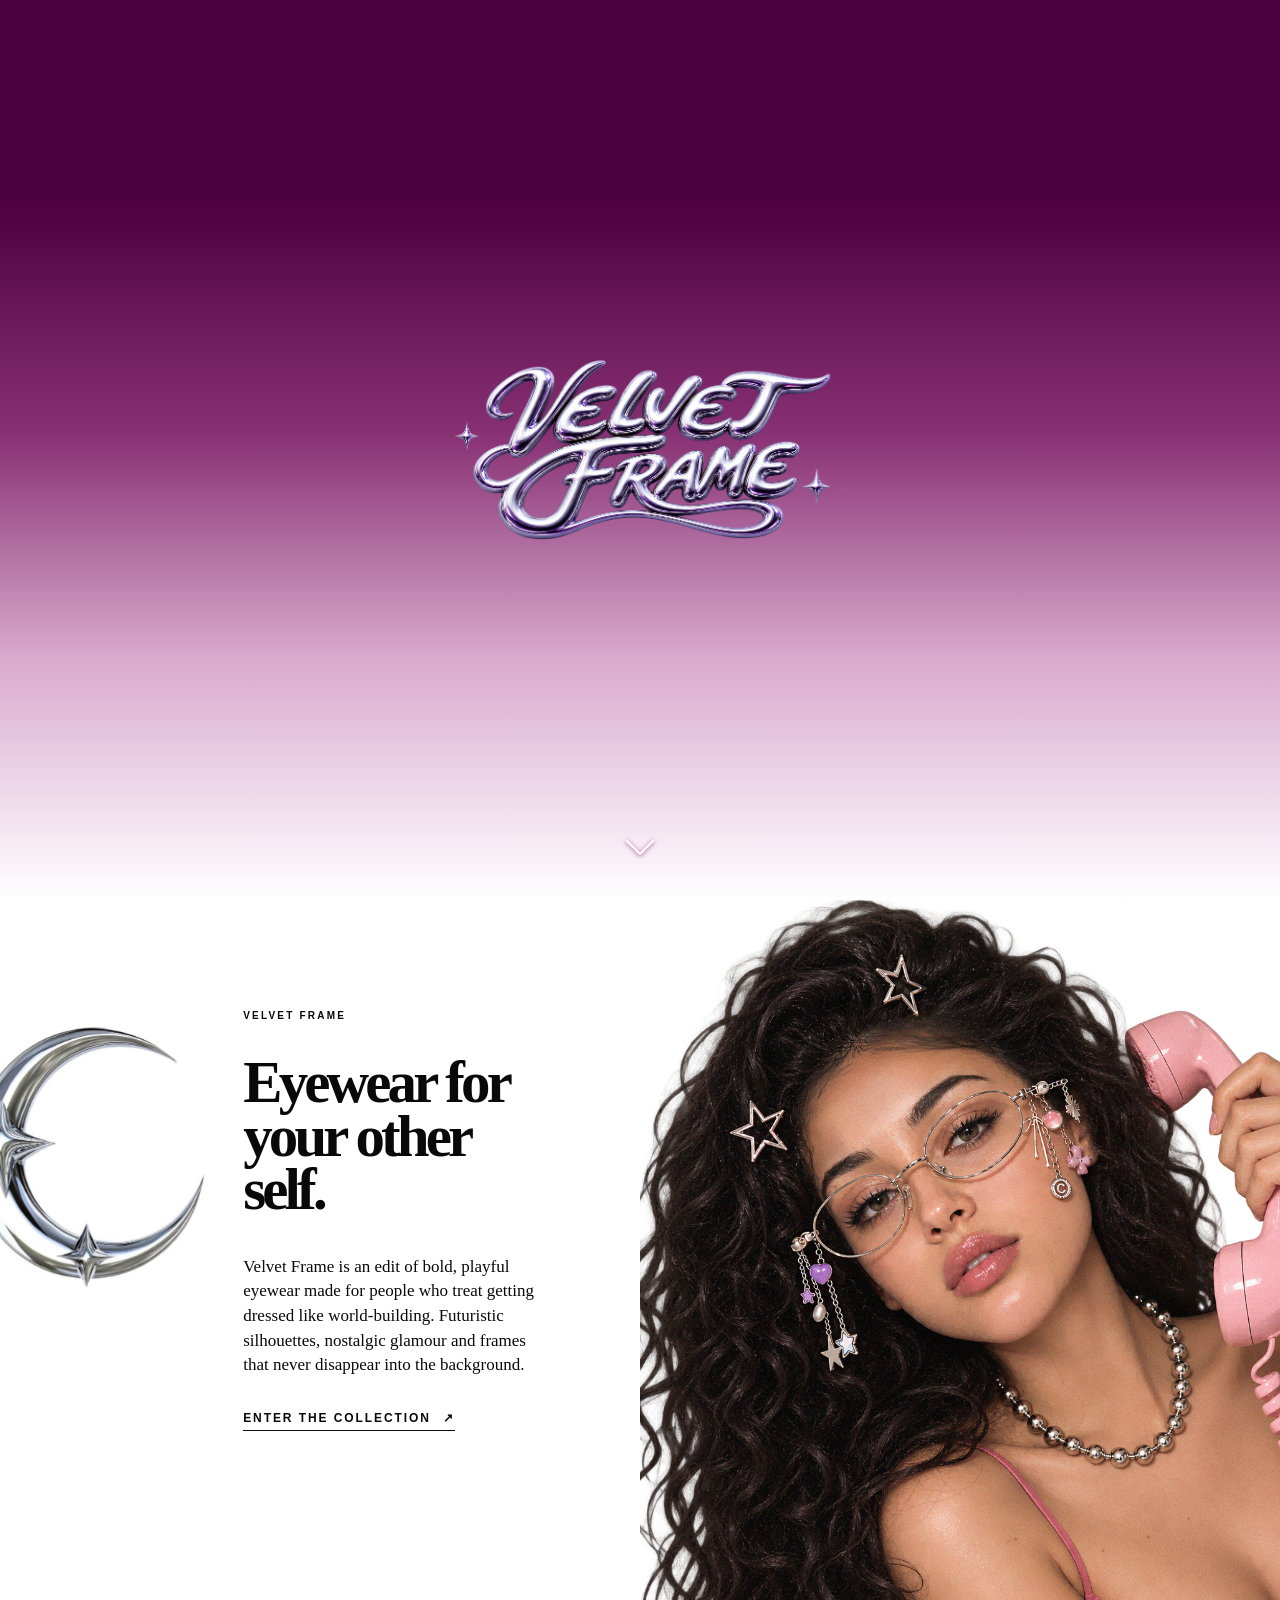
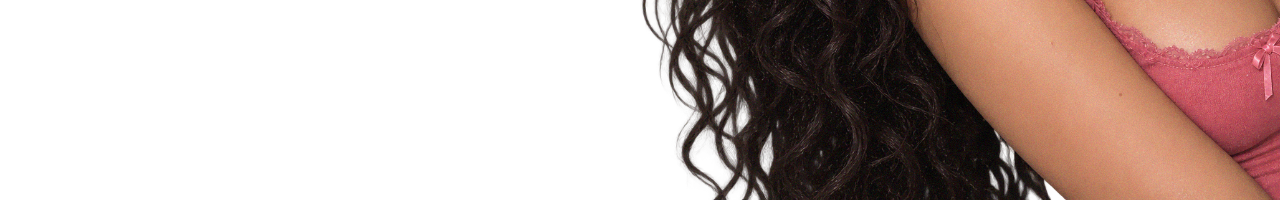
<file: index.html>
<!doctype html>
<html lang="en">
<head>
  <meta charset="UTF-8" />
  <meta name="viewport" content="width=device-width, initial-scale=1" />
  <meta name="theme-color" content="#ffffff" />
  <title>Velvet Frame — Eyewear for another dimension</title>
  <link rel="stylesheet" href="intro.css" />
</head>
<body>
  <div class="chrome-cursor" aria-hidden="true">
    <svg viewBox="0 0 64 82" xmlns="http://www.w3.org/2000/svg">
      <defs>
        <linearGradient id="chrome" x1="0" y1="0" x2="1" y2="1">
          <stop offset="0" stop-color="#ffffff"/>
          <stop offset=".24" stop-color="#b8c5d0"/>
          <stop offset=".46" stop-color="#ffffff"/>
          <stop offset=".68" stop-color="#61505c"/>
          <stop offset=".83" stop-color="#f5d7e9"/>
          <stop offset="1" stop-color="#747b84"/>
        </linearGradient>
        <linearGradient id="edge" x1="0" y1="0" x2="1" y2="1">
          <stop stop-color="#fff"/>
          <stop offset=".5" stop-color="#4b3542"/>
          <stop offset="1" stop-color="#fff"/>
        </linearGradient>
        <filter id="shadow" x="-40%" y="-30%" width="190%" height="190%">
          <feDropShadow dx="4" dy="6" stdDeviation="3" flood-color="#3a132d" flood-opacity=".32"/>
        </filter>
      </defs>
      <path filter="url(#shadow)" d="M3 3 58 46 34 49 48 72 34 80 21 56 7 74Z" fill="url(#chrome)" stroke="url(#edge)" stroke-width="3" stroke-linejoin="round"/>
      <path d="M7 8 50 43 30 45 43 70 36 74 22 49 10 66Z" fill="none" stroke="#fff" stroke-opacity=".72" stroke-width="1.5" stroke-linejoin="round"/>
    </svg>
  </div>
  <header class="site-nav" aria-label="Main navigation">
    <a class="nav-logo" href="#top" aria-label="Velvet Frame home">
      <img src="outputs/velvet-frame-nav-logo.webp" alt="Velvet Frame" />
    </a>
    <nav class="nav-links" aria-label="Primary">
      <a href="#about-title">About</a>
      <a href="collection.html">Shop</a>
      <a href="contact.html">Contact</a>
    </nav>
    <div class="nav-actions">
      <button class="nav-icon" type="button" aria-label="Search eyewear">
        <svg viewBox="0 0 24 24" aria-hidden="true">
          <circle cx="10.7" cy="10.7" r="6.7"></circle>
          <path d="m15.7 15.7 4.3 4.3"></path>
        </svg>
      </button>
      <a class="nav-icon nav-bag" href="#bag" aria-label="Shopping bag, 0 items">
        <svg viewBox="0 0 24 24" aria-hidden="true">
          <path d="M5 8.5h14l-1 12H6l-1-12Z"></path>
          <path d="M9 9V6.5a3 3 0 0 1 6 0V9"></path>
        </svg>
        <span>0</span>
      </a>
    </div>
  </header>
  <section class="logo-intro" id="top" aria-label="Velvet Frame">
    <div class="logo-lockup">
      <img class="silver-wordmark" src="outputs/velvet-frame-silver-main.png" alt="Velvet Frame" />
      <img class="logo-sparkle logo-sparkle-one" src="outputs/velvet-frame-sparkle-1.png" alt="" aria-hidden="true" />
      <img class="logo-sparkle logo-sparkle-two" src="outputs/velvet-frame-sparkle-2.png" alt="" aria-hidden="true" />
    </div>
    <button class="scroll-cue" type="button" aria-label="Scroll to About">
      <svg viewBox="0 0 32 20" aria-hidden="true"><path d="m3 3 13 13L29 3"></path></svg>
    </button>
  </section>
  <section class="about-store" aria-labelledby="about-title">
    <div class="about-copy">
      <img class="about-moon" src="outputs/about-moon.jpg" alt="Chrome crescent moon" />
      <div class="about-text">
        <p class="about-kicker">VELVET FRAME</p>
        <h1 id="about-title">Eyewear for your other self.</h1>
        <p class="about-description">
          Velvet Frame is an edit of bold, playful eyewear made for people who treat getting dressed like world-building. Futuristic silhouettes, nostalgic glamour and frames that never disappear into the background.
        </p>
        <a class="about-link" href="collection.html">Enter the collection <span aria-hidden="true">↗</span></a>
      </div>
    </div>
    <figure class="about-portrait">
      <img src="outputs/about-trinket-girl-v3.png" alt="Woman wearing silver charm glasses and holding a pink telephone" />
    </figure>
  </section>
  <script src="cursor.js"></script>
  <script src="locale.js"></script>
</body>
</html>
</file>
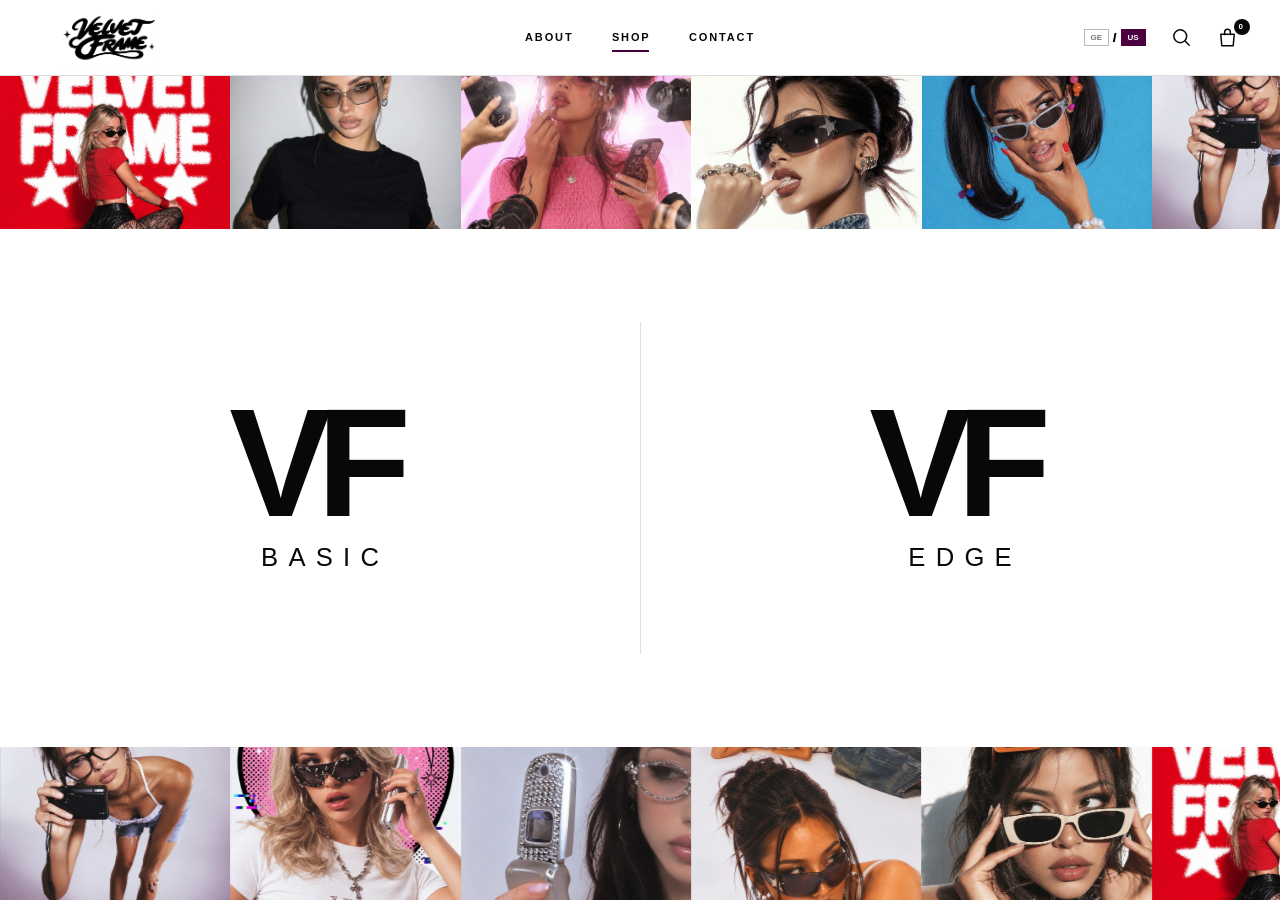
<file: collection.html>
<!doctype html>
<html lang="en">
<head>
  <meta charset="UTF-8" />
  <meta name="viewport" content="width=device-width, initial-scale=1" />
  <meta name="theme-color" content="#ffffff" />
  <title>Shop — Velvet Frame</title>
  <link rel="stylesheet" href="shop.css?v=20260907-market-switch" />
</head>
<body class="shop-gateway">
  <div class="chrome-cursor" aria-hidden="true">
    <svg viewBox="0 0 64 82" xmlns="http://www.w3.org/2000/svg"><defs><linearGradient id="chrome" x1="0" y1="0" x2="1" y2="1"><stop offset="0" stop-color="#fff"/><stop offset=".24" stop-color="#b8c5d0"/><stop offset=".46" stop-color="#fff"/><stop offset=".68" stop-color="#61505c"/><stop offset=".83" stop-color="#f5d7e9"/><stop offset="1" stop-color="#747b84"/></linearGradient></defs><path d="M3 3 58 46 34 49 48 72 34 80 21 56 7 74Z" fill="url(#chrome)" stroke="#fff" stroke-width="3" stroke-linejoin="round"/></svg>
  </div>

  <header class="site-nav" aria-label="Main navigation">
    <a class="nav-logo" href="index.html" aria-label="Velvet Frame home"><img src="outputs/velvet-frame-nav-logo.webp" alt="Velvet Frame" /></a>
    <nav class="nav-links" aria-label="Primary">
      <a href="index.html#about-title">About</a>
      <a class="active" href="collection.html">Shop</a>
      <a href="contact.html">Contact</a>
    </nav>
    <div class="nav-actions">
      <button class="nav-icon" type="button" aria-label="Search eyewear"><svg viewBox="0 0 24 24"><circle cx="10.7" cy="10.7" r="6.7"/><path d="m15.7 15.7 4.3 4.3"/></svg></button>
      <a class="nav-icon nav-bag" href="#bag" aria-label="Shopping bag, 0 items"><svg viewBox="0 0 24 24"><path d="M5 8.5h14l-1 12H6l-1-12Z"/><path d="M9 9V6.5a3 3 0 0 1 6 0V9"/></svg><span>0</span></a>
    </div>
  </header>

  <main class="gateway-main">
<div class="photo-marquee" aria-label="Velvet Frame campaign gallery">
        <div class="photo-marquee-track">
          <div class="photo-marquee-group">
            <img src="outputs/shop-marquee/01.jpg" alt=""><img src="outputs/shop-marquee/02.jpg" alt=""><img src="outputs/shop-marquee/03.jpg" alt=""><img src="outputs/shop-marquee/04.jpg" alt=""><img src="outputs/shop-marquee/05.jpg" alt=""><img src="outputs/shop-marquee/06.jpg" alt=""><img src="outputs/shop-marquee/07.jpg" alt=""><img src="outputs/shop-marquee/08.jpg" alt=""><img src="outputs/shop-marquee/09.jpg" alt=""><img src="outputs/shop-marquee/10.jpg" alt="">
          </div>
          <div class="photo-marquee-group" aria-hidden="true">
            <img src="outputs/shop-marquee/01.jpg" alt=""><img src="outputs/shop-marquee/02.jpg" alt=""><img src="outputs/shop-marquee/03.jpg" alt=""><img src="outputs/shop-marquee/04.jpg" alt=""><img src="outputs/shop-marquee/05.jpg" alt=""><img src="outputs/shop-marquee/06.jpg" alt=""><img src="outputs/shop-marquee/07.jpg" alt=""><img src="outputs/shop-marquee/08.jpg" alt=""><img src="outputs/shop-marquee/09.jpg" alt=""><img src="outputs/shop-marquee/10.jpg" alt="">
          </div>
        </div>
      </div>
<nav class="collection-choices" aria-label="Choose a collection"><a class="collection-door" href="basic.html" aria-label="Explore VF BASIC"><span class="collection-lockup"><strong>VF</strong><span class="collection-tier">BASIC</span></span></a><a class="collection-door" href="edge.html" aria-label="Explore VF EDGE"><span class="collection-lockup"><strong>VF</strong><span class="collection-tier">EDGE</span></span></a></nav>
    <section class="photo-marquee photo-marquee-bottom" aria-label="Velvet Frame campaign gallery">
      <div class="photo-marquee-track">
        <div class="photo-marquee-group">
          <img src="outputs/shop-marquee/06.jpg" alt=""><img src="outputs/shop-marquee/07.jpg" alt=""><img src="outputs/shop-marquee/08.jpg" alt=""><img src="outputs/shop-marquee/09.jpg" alt=""><img src="outputs/shop-marquee/10.jpg" alt=""><img src="outputs/shop-marquee/01.jpg" alt=""><img src="outputs/shop-marquee/02.jpg" alt=""><img src="outputs/shop-marquee/03.jpg" alt=""><img src="outputs/shop-marquee/04.jpg" alt=""><img src="outputs/shop-marquee/05.jpg" alt="">
        </div>
        <div class="photo-marquee-group" aria-hidden="true">
          <img src="outputs/shop-marquee/06.jpg" alt=""><img src="outputs/shop-marquee/07.jpg" alt=""><img src="outputs/shop-marquee/08.jpg" alt=""><img src="outputs/shop-marquee/09.jpg" alt=""><img src="outputs/shop-marquee/10.jpg" alt=""><img src="outputs/shop-marquee/01.jpg" alt=""><img src="outputs/shop-marquee/02.jpg" alt=""><img src="outputs/shop-marquee/03.jpg" alt=""><img src="outputs/shop-marquee/04.jpg" alt=""><img src="outputs/shop-marquee/05.jpg" alt="">
        </div>
      </div>
    </section>
  </main>
  <script src="locale.js"></script>
</body>
</html>
</file>
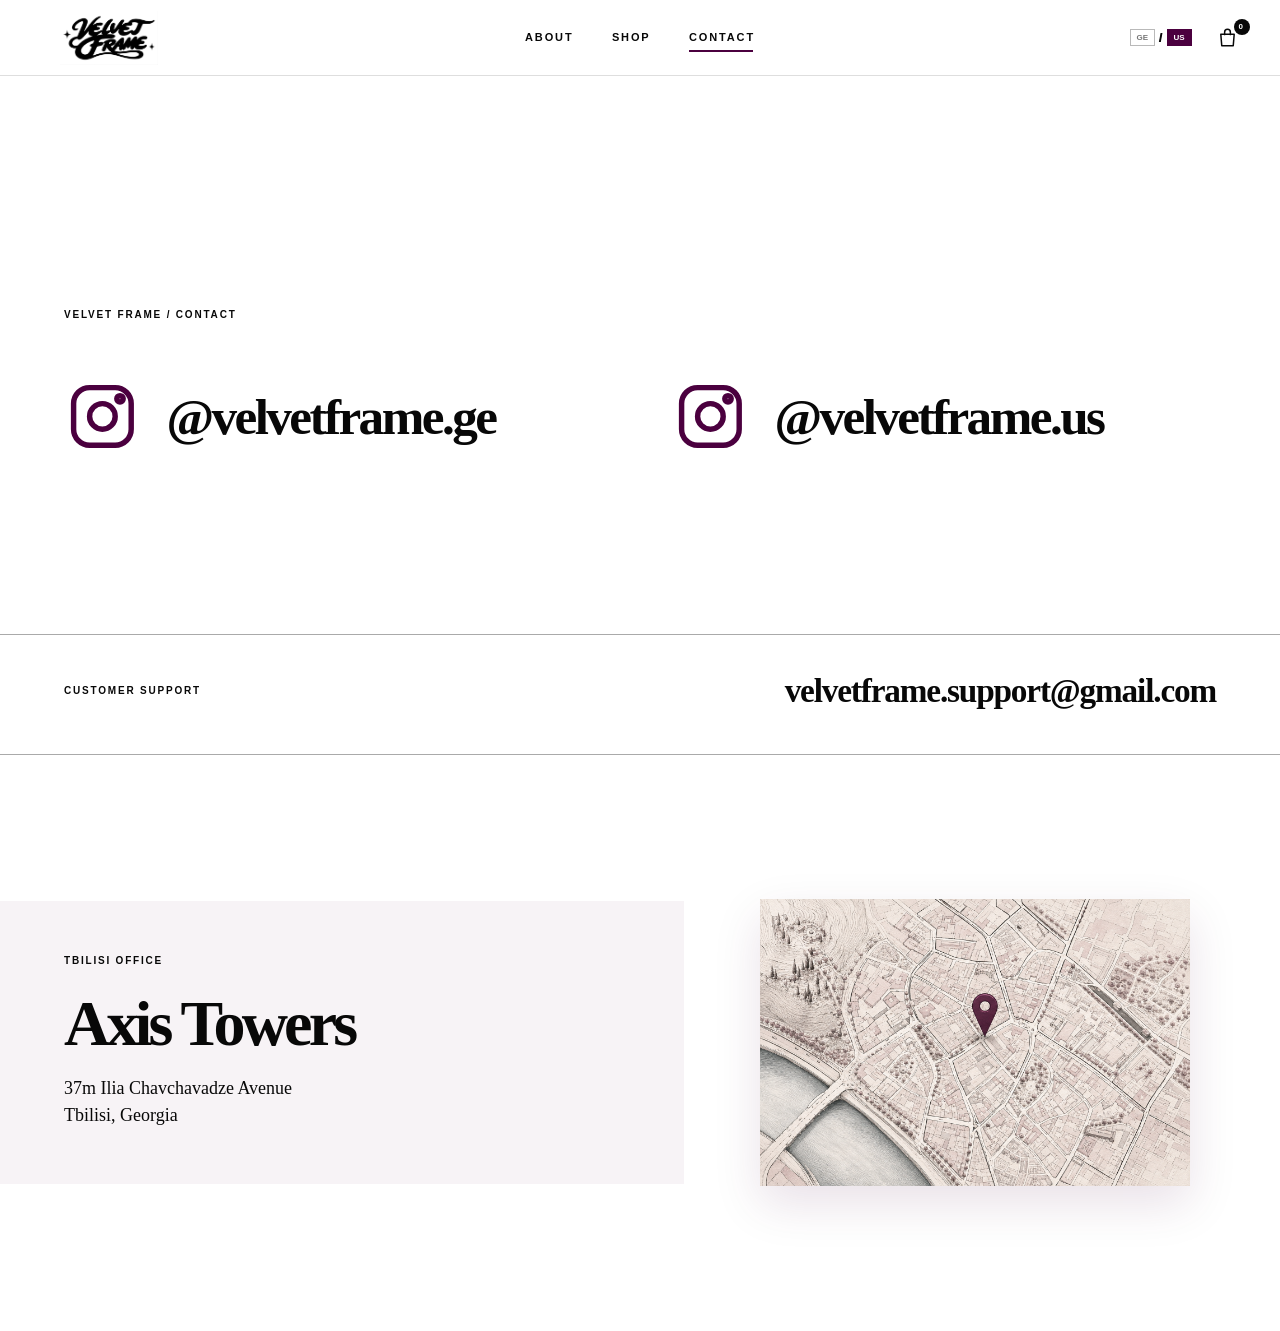
<file: contact.html>
<!doctype html><html lang="en"><head><meta charset="UTF-8"><meta name="viewport" content="width=device-width,initial-scale=1"><title>Contact — Velvet Frame</title><link rel="stylesheet" href="shop.css?v=20260907-market-switch"><link rel="stylesheet" href="contact.css?v=20260907-1"></head><body>
<header class="site-nav"><a class="nav-logo" href="index.html"><img src="outputs/velvet-frame-nav-logo.webp" alt="Velvet Frame"></a><nav class="nav-links"><a href="index.html#about-title">About</a><a href="collection.html">Shop</a><a class="active" href="contact.html">Contact</a></nav><div class="nav-actions"><a class="nav-icon nav-bag" href="#bag" aria-label="Shopping bag"><svg viewBox="0 0 24 24"><path d="M5 8.5h14l-1 12H6l-1-12Z"></path><path d="M9 9V6.5a3 3 0 0 1 6 0V9"></path></svg><span>0</span></a></div></header>
<main class="contact-page">
<section class="social-first" aria-label="Instagram"><p class="contact-kicker">VELVET FRAME / CONTACT</p><div class="social-links"><a href="https://www.instagram.com/velvetframe.ge/" target="_blank" rel="noreferrer" aria-label="Velvet Frame Georgia on Instagram"><svg viewBox="0 0 24 24" aria-hidden="true"><rect x="3" y="3" width="18" height="18" rx="5"></rect><circle cx="12" cy="12" r="4"></circle><circle cx="17.5" cy="6.5" r="1"></circle></svg><span>@velvetframe.ge</span></a><a href="https://www.instagram.com/velvetframe.us/" target="_blank" rel="noreferrer" aria-label="Velvet Frame USA on Instagram"><svg viewBox="0 0 24 24" aria-hidden="true"><rect x="3" y="3" width="18" height="18" rx="5"></rect><circle cx="12" cy="12" r="4"></circle><circle cx="17.5" cy="6.5" r="1"></circle></svg><span>@velvetframe.us</span></a></div></section>
<section class="support-row"><p class="contact-label">Customer support</p><a href="mailto:velvetframe.support@gmail.com">velvetframe.support@gmail.com</a></section>
<section class="office-section"><div class="office-copy"><p class="contact-label">Tbilisi office</p><h2>Axis Towers</h2><address>37m Ilia Chavchavadze Avenue<br>Tbilisi, Georgia</address></div><figure class="office-map"><img src="outputs/tbilisi-contact-map-hq.png" alt="Stylized map of central Tbilisi with a location marker"></figure></section></main><script src="locale.js"></script></body></html>
</file>
<file: intro.css>
html,
body {
  margin: 0;
  background: #fff;
}

html,body,a,button{cursor:auto!important}.chrome-cursor{display:none!important}

.site-nav {
  position: fixed;
  z-index: 100;
  top: 0;
  left: 0;
  right: 0;
  height: 76px;
  display: grid;
  grid-template-columns: 1fr auto 1fr;
  align-items: center;
  padding: 0 clamp(22px, 3vw, 52px);
  border-bottom: 1px solid #dedede;
  background: rgba(255, 255, 255, .96);
  opacity: 0;
  pointer-events: none;
  transform: translateY(-100%);
  transition: opacity 320ms ease, transform 420ms cubic-bezier(.22, 1, .36, 1);
}

.site-nav.is-visible {
  opacity: 1;
  pointer-events: auto;
  transform: translateY(0);
}

.nav-logo {
  justify-self: start;
  width: clamp(118px, 11vw, 178px);
  height: 54px;
  overflow: hidden;
}

.nav-logo img {
  display: block;
  width: 100%;
  height: 100%;
  object-fit: contain;
}

.nav-links {
  display: flex;
  gap: clamp(24px, 3vw, 52px);
}

.site-nav a {
  color: #080808;
  font: 700 11px/1 Arial, sans-serif;
  letter-spacing: .17em;
  text-decoration: none;
  text-transform: uppercase;
}

.nav-actions {
  justify-self: end;
  display: flex;
  align-items: center;
  gap: 18px;
}

.market-switch { display:flex; align-items:center; gap:4px; margin-right:4px; font:700 8px/1 Arial,sans-serif; letter-spacing:.06em; }
.market-option { min-width:25px; padding:4px 4px 3px; border:1px solid #b9b9b9; background:#fff; color:#777; font:inherit; cursor:pointer !important; }
.market-option.is-active { border-color:#4b003f; background:#4b003f; color:#fff; }
.market-switch > span { color:#080808; font:900 12px/1 "Arial Black",Arial,sans-serif; text-shadow:.35px 0 currentColor; }

.nav-icon {
  position: relative;
  display: grid;
  width: 28px;
  height: 28px;
  padding: 2px;
  place-items: center;
  border: 0;
  background: transparent;
  color: #080808;
}

.nav-icon svg {
  width: 23px;
  height: 23px;
  fill: none;
  stroke: currentColor;
  stroke-linecap: round;
  stroke-linejoin: round;
  stroke-width: 1.55;
}

.nav-bag span {
  position: absolute;
  top: -5px;
  right: -8px;
  display: grid;
  width: 16px;
  height: 16px;
  place-items: center;
  border-radius: 50%;
  background: #080808;
  color: #fff;
  font: 700 8px/1 Arial, sans-serif;
  letter-spacing: 0;
}

@media (pointer: fine) {
  html,
  body,
  a,
  button {
    cursor: none;
  }

  .chrome-cursor {
    position: fixed;
    z-index: 9999;
    top: 0;
    left: 0;
    width: 21px;
    pointer-events: none;
    opacity: 0;
    transform: translate3d(-100px, -100px, 0);
    transform-origin: 3px 3px;
    transition: opacity 140ms ease, scale 140ms ease;
    will-change: transform;
  }

  .chrome-cursor svg {
    display: block;
    width: 100%;
    height: auto;
    overflow: visible;
  }

  .chrome-cursor.is-visible { opacity: 1; }
  .chrome-cursor.is-down { scale: .99; }
}

@media (pointer: coarse) {
  .chrome-cursor { display: none; }
}

.logo-intro {
  position: relative;
  width: 100%;
  height: 100svh;
  display: grid;
  place-items: center;
  overflow: hidden;
  background: linear-gradient(
    180deg,
    #4b003f 0%,
    #4b003f 22%,
    #873072 48%,
    #d9a9ce 73%,
    #ffffff 100%
  );
}

.about-store {
  min-height: 100svh;
  display: grid;
  grid-template-columns: 1fr 1fr;
  background: #fff;
  color: #090909;
}

.about-copy {
  position: relative;
  display: flex;
  align-items: flex-start;
  padding: clamp(110px, 9vh, 150px) clamp(36px, 7vw, 110px) 54px clamp(150px, 19vw, 330px);
}

.about-text {
  position: relative;
  z-index: 1;
  max-width: 560px;
}

.about-kicker {
  margin: 0 0 34px;
  font: 600 clamp(10px, .78vw, 13px)/1.2 Arial, sans-serif;
  letter-spacing: .22em;
}

.about-text h1 {
  max-width: 620px;
  margin: 0;
  font: 700 clamp(48px, 4.6vw, 78px)/.91 Georgia, serif;
  letter-spacing: -.065em;
}

.about-description {
  max-width: 470px;
  margin: 38px 0 30px;
  font: 400 clamp(17px, 1.25vw, 22px)/1.45 Georgia, serif;
}

.about-link {
  display: inline-flex;
  gap: 12px;
  align-items: center;
  padding-bottom: 6px;
  border-bottom: 1px solid currentColor;
  color: inherit;
  font: 700 12px/1 Arial, sans-serif;
  letter-spacing: .16em;
  text-decoration: none;
  text-transform: uppercase;
}

.about-moon {
  position: absolute;
  z-index: 0;
  left: clamp(-92px, -5vw, -40px);
  width: clamp(220px, 22vw, 390px);
  mix-blend-mode: multiply;
}

.about-portrait {
  min-height: 100svh;
  margin: 0;
  overflow: hidden;
}

.about-portrait img {
  display: block;
  width: 100%;
  height: 100%;
  min-height: 100svh;
  object-fit: cover;
  object-position: 52% center;
}

.logo-lockup {
  position: relative;
  width: min(31.68vw, 518.4px);
  aspect-ratio: 3384 / 1860;
  opacity: 0;
  transform: translateY(12px) scale(.985);
  animation: logo-arrival 1.35s cubic-bezier(.22, 1, .36, 1) .18s forwards;
}

.scroll-cue {
  position: absolute;
  z-index: 3;
  left: 50%;
  bottom: clamp(22px, 4vh, 44px);
  width: 42px;
  height: 32px;
  padding: 5px;
  border: 0;
  background: transparent;
  color: #fff;
  filter: drop-shadow(0 1px 2px rgba(128, 0, 76, .7));
  transform: translateX(-50%);
  animation: scroll-cue-bop 1.45s ease-in-out infinite;
}

.scroll-cue svg {
  display: block;
  width: 100%;
  fill: none;
  stroke: currentColor;
  stroke-linecap: round;
  stroke-linejoin: round;
  stroke-width: 2.2;
}

@keyframes scroll-cue-bop {
  0%, 100% { transform: translateX(-50%) translateY(0); opacity: .72; }
  50% { transform: translateX(-50%) translateY(8px); opacity: 1; }
}

@keyframes logo-arrival {
  to {
    opacity: 1;
    transform: translateY(0) scale(1);
  }
}

.silver-wordmark {
  position: absolute;
  inset: 0;
  display: block;
  width: 100%;
  height: 100%;
  object-fit: contain;
}

.logo-sparkle {
  position: absolute;
  z-index: 2;
  display: block;
  height: auto;
  object-fit: contain;
  transform: translate(-50%, -50%);
  transform-origin: center;
  animation: sparkle-float 5.6s ease-in-out infinite;
}

.logo-sparkle-one {
  width: 6.5%;
  left: 7.4%;
  top: 43.3%;
}

.logo-sparkle-two {
  width: 7.86%;
  left: 93.6%;
  top: 66%;
  animation-delay: -2.7s;
  animation-duration: 6.3s;
}

@keyframes sparkle-float {
  0%, 100% { transform: translate(-50%, -50%) translate3d(0, 0, 0) rotate(0deg) scale(1); }
  45% { transform: translate(-50%, -50%) translate3d(7px, -13px, 0) rotate(5deg) scale(1.05); }
  72% { transform: translate(-50%, -50%) translate3d(-4px, -6px, 0) rotate(-3deg) scale(.98); }
}

@media (prefers-reduced-motion: reduce) {
  .logo-sparkle { animation: none; }
  .logo-lockup {
    opacity: 1;
    transform: none;
    animation: none;
  }
  .scroll-cue { animation: none; }
}

@media (max-width: 700px) {
  html {
    scroll-behavior: smooth;
  }

  .site-nav {
    height: 64px;
    grid-template-columns: 82px minmax(0, 1fr) auto;
    gap: 9px;
    padding: 0 12px;
  }

  .nav-logo { width: 82px; height: 42px; }

  .nav-links {
    display: flex;
    justify-content: center;
    gap: clamp(9px, 2.8vw, 16px);
  }

  .site-nav a {
    font-size: 8px;
    letter-spacing: .08em;
  }

  .nav-actions { gap: 6px; }
  .market-switch { gap:3px; margin-right:0; font-size:7px; letter-spacing:.03em; }
  .market-option { min-width:21px; padding:3px 3px 2px; }
  .market-switch > span { font-size:10px; }

  .nav-icon {
    width: 21px;
    height: 25px;
  }

  .nav-icon svg {
    width: 19px;
    height: 19px;
  }

  .nav-bag span {
    top: -3px;
    right: -5px;
    width: 13px;
    height: 13px;
    font-size: 7px;
  }

  .logo-lockup { width: 88.2vw; }

  .about-store {
    grid-template-columns: 1fr;
  }

  .about-copy {
    min-height: 54svh;
    align-items: flex-start;
    padding: 88px 24px 34px 92px;
  }

  .about-moon {
    left: -75px;
    width: 190px;
  }

  .about-text h1 {
    font-size: clamp(42px, 12vw, 60px);
  }

  .about-kicker { margin-bottom: 22px; }

  .about-description {
    margin: 24px 0 24px;
    font-size: 16px;
    line-height: 1.4;
  }

  .about-portrait,
  .about-portrait img {
    min-height: 58svh;
  }
}
</file>
<file: shop.css>
*{box-sizing:border-box}html,body{margin:0;background:#fff;color:#080808}body{font-family:Arial,sans-serif}.site-nav{position:fixed;z-index:100;inset:0 0 auto;height:76px;display:grid;grid-template-columns:1fr auto 1fr;align-items:center;padding:0 clamp(22px,3vw,52px);border-bottom:1px solid #dedede;background:rgba(255,255,255,.96)}.nav-logo{justify-self:start;width:clamp(118px,11vw,178px);height:54px;overflow:hidden}.nav-logo img{width:100%;height:100%;object-fit:contain}.nav-links{display:flex;gap:clamp(24px,3vw,52px)}.site-nav a{color:#080808;font:700 11px/1 Arial,sans-serif;letter-spacing:.17em;text-decoration:none;text-transform:uppercase}.nav-links a{position:relative}.nav-links a.active:after{content:"";position:absolute;left:0;right:.17em;bottom:-9px;height:2px;background:#4b003f}.nav-actions{justify-self:end;display:flex;align-items:center;gap:18px}.nav-icon{position:relative;display:grid;width:28px;height:28px;padding:2px;place-items:center;border:0;background:transparent;color:#080808}.nav-icon svg{width:23px;height:23px;fill:none;stroke:currentColor;stroke-linecap:round;stroke-linejoin:round;stroke-width:1.55}.nav-bag span{position:absolute;top:-5px;right:-8px;display:grid;width:16px;height:16px;place-items:center;border-radius:50%;background:#080808;color:#fff;font:700 8px/1 Arial}.shop-heading{display:grid;grid-template-columns:1fr auto;align-items:end;padding:150px clamp(20px,3vw,50px) 46px}.shop-heading p{grid-column:1/-1;margin:0 0 24px;font:700 10px/1 Arial;letter-spacing:.2em}.shop-heading h1{margin:0;font:700 clamp(58px,6vw,112px)/.82 Georgia,serif;letter-spacing:-.07em}.shop-heading span{padding-bottom:5px;font:700 9px/1 Arial;letter-spacing:.14em;text-transform:uppercase}.product-grid{display:grid;grid-template-columns:repeat(5,minmax(0,1fr));border-top:1px solid #aaa;border-bottom:1px solid #aaa}.product-card{min-width:0;border-right:1px solid #aaa}.product-card:last-child{border-right:0}.product-view{height:clamp(230px,27vw,420px);display:grid;place-items:center;overflow:hidden;background:linear-gradient(155deg,#fff 35%,color-mix(in srgb,var(--accent) 25%,white));touch-action:none;user-select:none;perspective:800px}.glasses{width:92%;overflow:visible;filter:drop-shadow(0 15px 12px rgba(30,0,25,.2));transform:rotateY(var(--turn,0deg)) rotateX(-5deg);transition:transform .18s ease;will-change:transform}.product-view.is-dragging .glasses{transition:none}.glasses g{fill:color-mix(in srgb,var(--accent) 40%,transparent);stroke:#151515;stroke-width:8;stroke-linecap:round;stroke-linejoin:round}.clear g{fill:rgba(205,235,255,.38)}.star g,.crystal g{stroke-width:7}.product-info{min-height:112px;display:flex;justify-content:space-between;gap:12px;padding:19px 17px 22px}.product-info h2{margin:0 0 8px;font:700 clamp(20px,1.7vw,29px)/1 Georgia,serif}.product-info p{margin:0;color:#656565;font:10px/1.2 Arial;letter-spacing:.09em;text-transform:uppercase}.product-info strong{font:700 12px/1 Arial}.chrome-cursor{display:none}
@media(pointer:fine){html,body,a,button,.product-view{cursor:none}.chrome-cursor{position:fixed;display:block;z-index:9999;top:0;left:0;width:21px;pointer-events:none;opacity:0;transform:translate3d(-100px,-100px,0);transition:opacity .14s ease}.chrome-cursor.is-visible{opacity:1}.chrome-cursor svg{display:block;width:100%}}
@media(max-width:700px){.site-nav{height:64px;grid-template-columns:82px minmax(0,1fr) auto;gap:9px;padding:0 12px}.nav-logo{width:82px;height:42px}.nav-links{justify-content:center;gap:clamp(9px,2.8vw,16px)}.site-nav a{font-size:8px;letter-spacing:.08em}.nav-actions{gap:8px}.nav-icon{width:21px;height:25px}.nav-icon svg{width:19px;height:19px}.nav-bag span{top:-3px;right:-5px;width:13px;height:13px;font-size:7px}.shop-heading{display:block;padding:112px 20px 30px}.shop-heading p{margin-bottom:18px}.shop-heading h1{font-size:clamp(56px,18vw,78px)}.shop-heading span{display:block;margin-top:26px}.product-grid{grid-template-columns:1fr}.product-card{border-right:0;border-bottom:1px solid #aaa}.product-card:last-child{border-bottom:0}.product-view{height:68vw;min-height:270px}.glasses{width:86%}.product-info{min-height:96px;padding:17px 20px 20px}.product-info h2{font-size:28px}}
@media(prefers-reduced-motion:reduce){.glasses{transition:none}}

/* Collection title refinement */
.shop-heading{display:block;padding:150px clamp(20px,3vw,50px) 42px}
.shop-heading h1{margin:0;font:900 clamp(64px,8.4vw,154px)/.78 Arial,sans-serif;letter-spacing:-.075em}
.shop-heading-meta{display:flex;justify-content:space-between;align-items:center;gap:24px;margin-top:38px}
.shop-heading .shop-heading-meta p{margin:0;font:700 10px/1 Arial,sans-serif;letter-spacing:.2em}
.shop-heading .shop-heading-meta span{padding:0;font:700 9px/1 Arial,sans-serif;letter-spacing:.14em;text-transform:uppercase}

@media(max-width:700px){
  .shop-heading{padding:116px 20px 32px}
  .shop-heading h1{font-size:clamp(59px,18vw,88px);line-height:.84}
  .shop-heading-meta{display:block;margin-top:26px}
  .shop-heading .shop-heading-meta p{margin:0 0 16px}
  .shop-heading .shop-heading-meta span{display:block;margin:0}
}

html,body{cursor:auto!important}.chrome-cursor{display:none!important}
a,button,model-viewer,.product-view,.product-info{cursor:pointer!important}
.product-card{transition:opacity .28s ease}
.product-view,.product-info h2{transition:transform .3s cubic-bezier(.22,1,.36,1)}
.product-card:hover .product-view,.product-card.is-focused .product-view{transform:scale(1.035)}
.product-card:hover .product-info h2,.product-card.is-focused .product-info h2{transform:scale(1.07)}
.product-grid:has(.product-card:hover) .product-card:not(:hover),.product-grid:has(.product-card.is-focused) .product-card:not(.is-focused){opacity:.85}

/* Autonomous campaign image ribbon */
.shop-heading{padding:76px 0 38px;overflow:hidden}
.photo-marquee{width:100%;height:clamp(170px,18vw,280px);overflow:hidden;pointer-events:none;user-select:none}
.photo-marquee-track{display:flex;width:max-content;height:100%;transform:translateX(0);animation:photo-ribbon-left 42s linear infinite;will-change:transform}
.photo-marquee-group{display:flex;flex:none;height:100%}
.photo-marquee img{display:block;width:clamp(170px,18vw,280px);height:100%;flex:none;object-fit:cover}
.shop-heading-meta{padding:0 clamp(20px,3vw,50px)}
@keyframes photo-ribbon-left{to{transform:translateX(-50%)}}

@media(max-width:700px){
  .shop-heading{padding:64px 0 30px}
  .photo-marquee{height:43vw;min-height:165px;max-height:220px}
  .photo-marquee img{width:43vw;min-width:165px;max-width:220px}
  .shop-heading-meta{padding:0 20px}
}

/* Campaign ribbons scroll continuously as requested. */
.photo-marquee-bottom{margin-top:38px}
.photo-marquee-bottom .photo-marquee-track{transform:translateX(-50%);animation-name:photo-ribbon-right;animation-duration:38s}
@keyframes photo-ribbon-right{to{transform:translateX(0)}}

/* Unboxed product presentation */
.product-grid{border:0;column-gap:clamp(12px,2vw,34px);padding:0 clamp(16px,2.6vw,46px) 70px}
.product-card,.product-card:last-child{border:0}
.product-view{height:clamp(210px,24vw,370px);background:#fff}
.product-info{height:auto;min-height:105px;display:flex;flex-direction:column;align-items:center;padding:0 8px;text-align:center}
.product-info h2{display:flex;align-items:flex-start;justify-content:center;margin:0;font:700 clamp(21px,1.7vw,30px)/1 Georgia,serif}
.product-info .collection-price{position:static;width:auto;margin:26px 0 0!important;color:#111!important;font:700 11px/1 Arial,sans-serif!important;letter-spacing:.12em!important;white-space:nowrap}
.glasses-model{display:block;width:100%;height:100%;--poster-color:transparent;background:transparent}
.product-card[data-url="product.html?id=trinket-girl"] .glasses-model{transform:translateY(6%)}
.product-info a{display:inline-block;color:inherit;text-decoration:none}.product-info a:hover{text-decoration:underline;text-decoration-thickness:1px;text-underline-offset:7px}
@media(pointer:fine){model-viewer,model-viewer *{cursor:none}}
.shop-heading h1{text-align:center;font-family:Georgia,serif;font-weight:700;font-size:clamp(38px,5vw,90px);line-height:.82;letter-spacing:-.065em}

@media(max-width:700px){
  .product-grid{gap:52px;padding:12px 18px 70px}
  .product-card,.product-card:last-child{border:0}
  .product-view{height:58vw;min-height:230px;background:#fff}
  .product-info{height:auto;min-height:0;display:flex;padding:0;text-align:center}
  .product-info h2{font-size:32px}
  .product-info .collection-price{position:static;width:auto;margin-top:13px!important;font-size:12px!important}
  .shop-heading h1{font-size:clamp(32px,9vw,46px);line-height:.88;text-align:center}
}

/* Shop collection choice */
.gateway-main{padding-top:76px;min-height:100svh;display:grid;grid-template-rows:clamp(120px,17vh,200px) minmax(260px,1fr) clamp(120px,17vh,200px);background:#fff}
.gateway-main .photo-marquee{height:100%;min-height:0;max-height:none;margin:0}
.gateway-main .photo-marquee img{width:clamp(140px,18vw,250px);min-width:0;height:100%}
 .collection-choices{display:grid;grid-template-columns:1fr 1fr;align-self:stretch;width:100%;margin:0;padding:0;gap:0;min-height:300px}
.collection-choices .collection-door{position:relative;display:flex;align-items:center;justify-content:center;min-width:0;padding:48px 20px;text-decoration:none;color:#080808;background:#fff}
.collection-door + .collection-door:before{content:"";position:absolute;left:0;top:18%;bottom:18%;width:1px;background:#dedede}
.collection-lockup{display:flex;flex-direction:column;align-items:center;gap:18px;transition:transform .4s cubic-bezier(.22,1,.36,1)}
.collection-lockup strong{font:900 clamp(88px,12vw,190px)/.78 Arial,Helvetica,sans-serif;letter-spacing:-.095em;padding-right:.095em}
.collection-tier{font:300 clamp(16px,2vw,28px)/1.2 "Helvetica Neue",Helvetica,Arial,sans-serif;letter-spacing:.4em;padding-left:.4em}
.collection-door:hover .collection-lockup,.collection-door:focus-visible .collection-lockup{transform:translateY(-7px)}
.collection-door:focus-visible{outline:2px solid #111;outline-offset:-12px}
.collection-back{color:#111;font:700 14px/1.3 Arial,sans-serif;text-decoration:none}
.collection-back:hover{text-decoration:underline;text-underline-offset:4px}
.shop-heading .category-title{margin:32px 0 0;font-size:clamp(38px,5vw,72px);line-height:1.1}
@media(max-width:700px){.gateway-main{padding-top:64px;grid-template-rows:clamp(110px,17vh,170px) minmax(240px,1fr) clamp(110px,17vh,170px)}.collection-choices{min-height:240px}.collection-choices .collection-door{padding:32px 12px}.collection-lockup{gap:16px}.shop-heading .category-title{margin-top:26px}}
.market-switch{display:flex;align-items:center;gap:4px;margin-right:4px;font:700 8px/1 Arial,sans-serif;letter-spacing:.06em}.market-option{min-width:25px;padding:4px 4px 3px;border:1px solid #b9b9b9;background:#fff;color:#777;font:inherit;cursor:pointer!important}.market-option.is-active{border-color:#4b003f;background:#4b003f;color:#fff}.market-switch>span{color:#080808;font:900 12px/1 "Arial Black",Arial,sans-serif;text-shadow:.35px 0 currentColor}@media(max-width:700px){.nav-actions{gap:6px}.market-switch{gap:3px;margin-right:0;font-size:7px;letter-spacing:.03em}.market-option{min-width:21px;padding:3px 3px 2px}.market-switch>span{font-size:10px}}

.shop-heading .category-title{display:flex;align-items:baseline;justify-content:center;gap:16px;letter-spacing:normal}.category-title strong{font:900 1em/.9 Arial,Helvetica,sans-serif;letter-spacing:-.095em}.category-title span{font:300 .32em/1.2 "Helvetica Neue",Helvetica,Arial,sans-serif;letter-spacing:.3em}
</file>
<file: contact.css>
.contact-page{padding-top:76px}.contact-hero{min-height:52vh;display:flex;flex-direction:column;justify-content:flex-end;padding:clamp(80px,10vw,150px) clamp(24px,5vw,80px) clamp(48px,6vw,88px)}.contact-kicker,.contact-label{margin:0;font:700 10px/1 Arial,sans-serif;letter-spacing:.18em;text-transform:uppercase}.contact-title{margin:28px 0 22px;font:700 clamp(78px,12vw,190px)/.75 Georgia,serif;letter-spacing:-.075em}.contact-intro{max-width:620px;margin:0;font:22px/1.45 Georgia,serif}.contact-grid{display:grid;grid-template-columns:1.4fr 1fr 1fr;border-top:1px solid #aaa;border-bottom:1px solid #aaa}.contact-card{min-width:0;padding:38px clamp(24px,3vw,48px) 44px;border-right:1px solid #aaa}.contact-card:last-child{border-right:0}.contact-card a{display:inline-block;margin-top:28px;color:#080808;font:700 clamp(18px,1.7vw,28px)/1.15 Georgia,serif;letter-spacing:-.025em;text-decoration:none;text-transform:none;overflow-wrap:anywhere}.contact-card a:hover,.office-email:hover{text-decoration:underline;text-decoration-color:#4b003f;text-underline-offset:5px}.office-section{display:grid;grid-template-columns:minmax(340px,.7fr) minmax(0,1.3fr);min-height:64vh}.office-copy{display:flex;flex-direction:column;justify-content:center;padding:55px clamp(28px,5vw,80px);background:#f7f3f6}.office-copy h2{margin:30px 0 24px;font:700 clamp(52px,5vw,90px)/.86 Georgia,serif;letter-spacing:-.06em}.office-copy address{font:18px/1.5 Georgia,serif}.draft-note{margin:12px 0 38px;color:#777;font:9px/1.3 Arial,sans-serif;letter-spacing:.1em;text-transform:uppercase}.office-email{align-self:flex-start;color:#080808;font:700 10px/1 Arial,sans-serif;letter-spacing:.15em;text-decoration:none;text-transform:uppercase}.office-map{min-height:520px;margin:0;overflow:hidden;background:#eee}.office-map img{display:block;width:100%;height:100%;min-height:520px;object-fit:cover}
@media(max-width:700px){.contact-page{padding-top:64px}.contact-hero{min-height:44vh;padding:70px 20px 42px}.contact-title{margin:24px 0 20px;font-size:clamp(70px,24vw,106px)}.contact-intro{font-size:18px}.contact-grid{grid-template-columns:1fr}.contact-card{padding:28px 20px 32px;border-right:0;border-bottom:1px solid #aaa}.contact-card:last-child{border-bottom:0}.contact-card a{margin-top:20px;font-size:24px}.office-section{grid-template-columns:1fr}.office-copy{padding:48px 20px}.office-copy h2{font-size:58px}.office-map,.office-map img{min-height:360px}}
.office-section{grid-template-columns:minmax(340px,1fr) minmax(280px,430px);align-items:center;gap:clamp(36px,6vw,100px);padding-right:clamp(28px,7vw,120px)}.office-map{width:100%;min-height:0;box-shadow:0 18px 45px rgba(75,0,63,.12)}.office-map img{width:100%;height:auto;min-height:0;object-fit:contain}@media(max-width:700px){.office-section{grid-template-columns:1fr;gap:0;padding:0 20px 48px}.office-copy{margin:0 -20px}.office-map{max-width:430px;min-height:0;margin:34px auto 0}.office-map img{min-height:0}}
.social-first{min-height:62vh;display:flex;flex-direction:column;justify-content:center;padding:120px clamp(24px,5vw,80px) 65px}.social-links{display:grid;grid-template-columns:1fr 1fr;gap:clamp(20px,5vw,80px);margin-top:58px}.social-links a{display:flex;align-items:center;gap:clamp(16px,2vw,30px);color:#080808;font:700 clamp(28px,4vw,68px)/1 Georgia,serif;letter-spacing:-.05em;text-decoration:none}.social-links svg{flex:0 0 auto;width:clamp(46px,6vw,88px);fill:none;stroke:#4b003f;stroke-width:1.7}.social-links a:hover span{text-decoration:underline;text-decoration-color:#4b003f;text-underline-offset:8px}.support-row{display:flex;align-items:center;justify-content:space-between;gap:28px;padding:38px clamp(24px,5vw,80px) 44px;border-top:1px solid #aaa;border-bottom:1px solid #aaa}.support-row a{color:#080808;font:700 clamp(20px,2.6vw,46px)/1.1 Georgia,serif;letter-spacing:-.035em;text-decoration:none;overflow-wrap:anywhere}.support-row a:hover{text-decoration:underline;text-decoration-color:#4b003f;text-underline-offset:6px}@media(max-width:700px){.social-first{min-height:56vh;padding:105px 20px 48px}.social-links{grid-template-columns:1fr;gap:32px;margin-top:42px}.social-links a{font-size:31px}.social-links svg{width:48px}.support-row{display:block;padding:30px 20px 34px}.support-row a{display:block;margin-top:20px;font-size:23px}}
</file>
